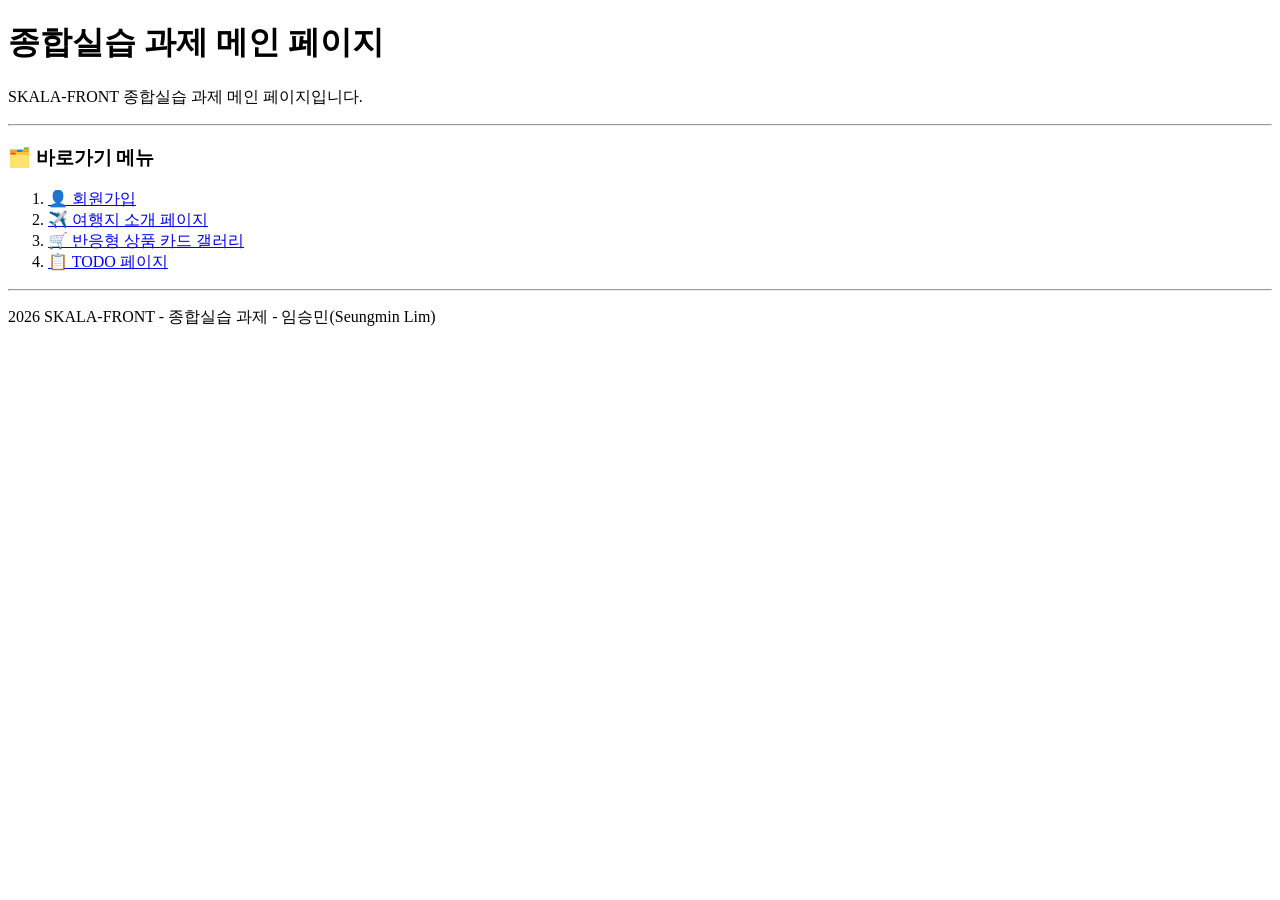
<file: missions/index.html>
<!DOCTYPE html>
<html lang="en">
<head>
    <meta charset="UTF-8">
    <meta name="viewport" content="width=device-width, initial-scale=1.0">
    <title>SKALA-FRONT</title>
</head>
<body>
    <header>
        <h1>종합실습 과제 메인 페이지</h1>
        <P>SKALA-FRONT 종합실습 과제 메인 페이지입니다.</P>
        <hr>
    </header>
    <main>
        <h3>🗂️ 바로가기 메뉴</h3>
            <nav>
                <ol>
                    <li><a href="html/signup/signUp.html">👤 회원가입</a></li>
                    <li><a href="html/travel/travel.html">✈️ 여행지 소개 페이지</a></li>
                    <li><a href="html/gallery/gallery.html">🛒 반응형 상품 카드 갤러리</a></li>
                    <li><a href="html/todo/todo.html">📋 TODO 페이지</a></li>

                </ol>
            </nav>
        <hr>
    </main>
    <footer>
        <p>2026 SKALA-FRONT - 종합실습 과제 - 임승민(Seungmin Lim)</p>
    </footer>
</body>
</html>
</file>
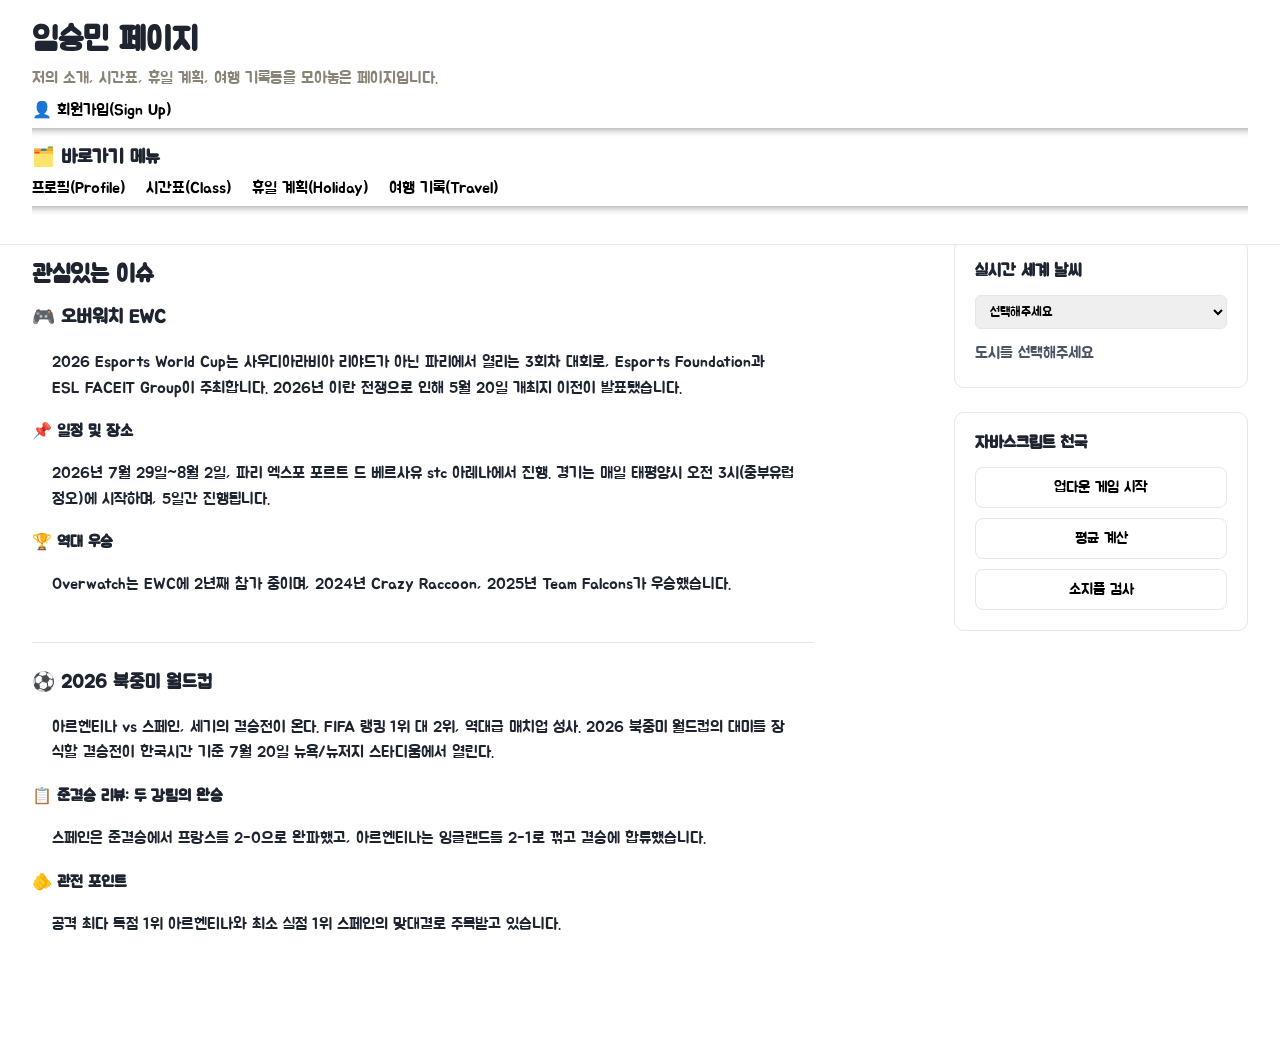
<file: additional-missions/html/index.html>
<!DOCTYPE html>
<html lang="en">
<head>
    <meta charset="UTF-8">
    <meta name="viewport" content="width=device-width, initial-scale=1.0">
    <link rel="stylesheet" href="../css/style.css">
    <link rel="preconnect" href="https://fonts.googleapis.com">
    <link rel="preconnect" href="https://fonts.gstatic.com" crossorigin>
    <script src="../script/upDown.js" defer></script>
    <script src="../script/grade.js" defer></script>
    <script src="../script/bag.js" defer></script>
    <script type="module" src="../script/realtimeInfo.js"></script>
    <link href="https://fonts.googleapis.com/css2?family=Jua&display=swap" rel="stylesheet">
    <title>임승민 페이지</title>
</head>
<body>
    <header>
        <h1>임승민 페이지</h1>
        <P>저의 소개, 시간표, 휴일 계획, 여행 기록등을 모아놓은 페이지입니다.</P>
        <a href="signUp.html">👤 회원가입(Sign Up)</a>
        <hr>

        <h3>🗂️ 바로가기 메뉴</h3>
        <nav>
            <ul>
                <li><a href="myProfile.html"> 프로필(Profile)</a></li>
                <li><a href="myClass.html"> 시간표(Class)</a></li>
                <li><a href="myHoliday.html"> 휴일 계획(Holiday)</a></li>
                <li><a href="myTrip.html"> 여행 기록(Travel)</a></li>

            </ul>
        </nav>
    <hr>
    </header>
    <main>
        <section>
            <article>
                <h2>관심있는 이슈</h2>

                <div class="news-item">
                    <h3>🎮 오버워치 EWC</h3>
                    <p>
                        2026 Esports World Cup는 사우디아라비아 리야드가 아닌 파리에서 열리는 3회차 대회로, Esports Foundation과 ESL FACEIT Group이 주최합니다.
                        2026년 이란 전쟁으로 인해 5월 20일 개최지 이전이 발표됐습니다.
                    </p>
                    <h4>📌 일정 및 장소</h4>
                    <p>2026년 7월 29일~8월 2일, 파리 엑스포 포르트 드 베르사유 stc 아레나에서 진행. 경기는 매일 태평양시 오전 3시(중부유럽 정오)에 시작하며, 5일간 진행됩니다.</p>
                    <h4>🏆 역대 우승</h4>
                    <p>Overwatch는 EWC에 2년째 참가 중이며, 2024년 Crazy Raccoon, 2025년 Team Falcons가 우승했습니다.</p>
                </div>

                <div class="news-item">
                    <h3>⚽️ 2026 북중미 월드컵</h3>
                    <p>
                        아르헨티나 vs 스페인, 세기의 결승전이 온다. FIFA 랭킹 1위 대 2위, 역대급 매치업 성사.
                        2026 북중미 월드컵의 대미를 장식할 결승전이 한국시간 기준 7월 20일 뉴욕/뉴저지 스타디움에서 열린다.
                    </p>
                    <h4>📋 준결승 리뷰: 두 강팀의 완승</h4>
                    <p>스페인은 준결승에서 프랑스를 2-0으로 완파했고, 아르헨티나는 잉글랜드를 2-1로 꺾고 결승에 합류했습니다.</p>
                    <h4>🫵 관전 포인트</h4>
                    <p>공격 최다 득점 1위 아르헨티나와 최소 실점 1위 스페인의 맞대결로 주목받고 있습니다.</p>
                </div>
            </article>

            <aside>
                <div id="weather-box">
                    <h3>실시간 세계 날씨</h3>
                    <select id="citySelect">
                        <option value="none">선택해주세요</option>
                        <option value="chicago">미국 시카고 Chicago</option>
                        <option value="london">영국 런던 London</option>
                        <option value="hanoi">베트남 하노이 Hanoi</option>
                        <option value="tokyo">일본 도쿄 Tokyo</option>
                    </select>
                    <p id="weatherResult"><!--js로 변경-->도시를 선택해주세요</p>
                </div>
                <div id="jsGame">
                    <h3>자바스크립트 천국</h3>
                    <button id="startBtn">업다운 게임 시작</button>
                    <button id="calAvgBtn">평균 계산</button>
                    <button id="myBagBtn">소지품 검사</button>
                </div>
            </aside>
        </section>
    </main>
</body>
</html>
</file>
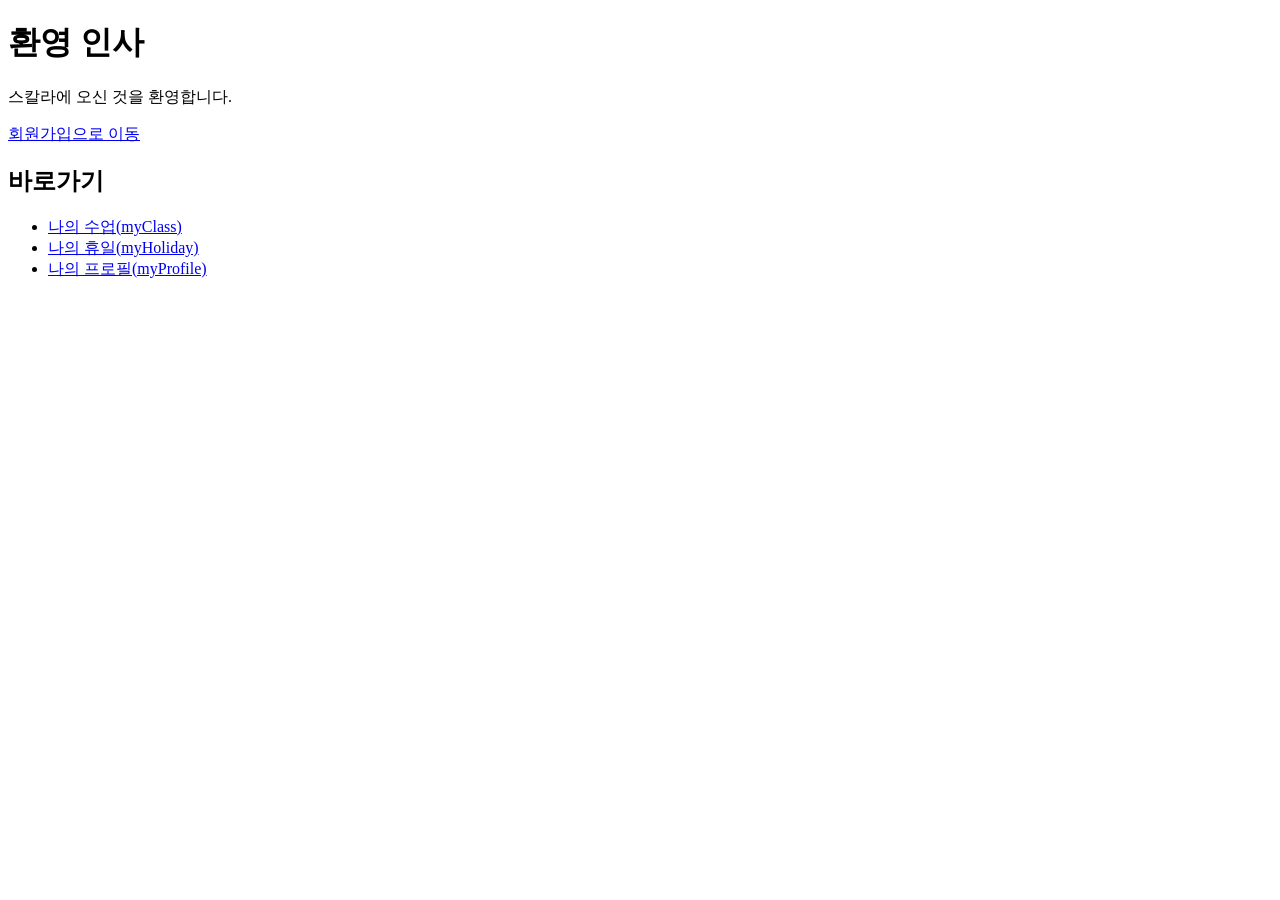
<file: additional-missions/html/indexOld.html>
<!DOCTYPE html>
<html lang="en">
<head>
    <meta charset="UTF-8">
    <meta name="viewport" content="width=device-width, initial-scale=1.0">
    <title>Welcome to SKALA-FRONT!</title>
</head>
<body>
    <div>
        <h1>환영 인사</h1>
        <p>스칼라에 오신 것을 환영합니다.</p>
        <a href="signUp.html" target="_blank">회원가입으로 이동</a>
        <h2>바로가기</h2>
        <ul>
            <li><a href="myClass.html"> 나의 수업(myClass)</a></li>
            <li><a href="myHoliday.html"> 나의 휴일(myHoliday)</a></li>
            <li><a href="myProfile.html"> 나의 프로필(myProfile)</a></li>
        </ul>
    </div>
</body>
</html>
</file>
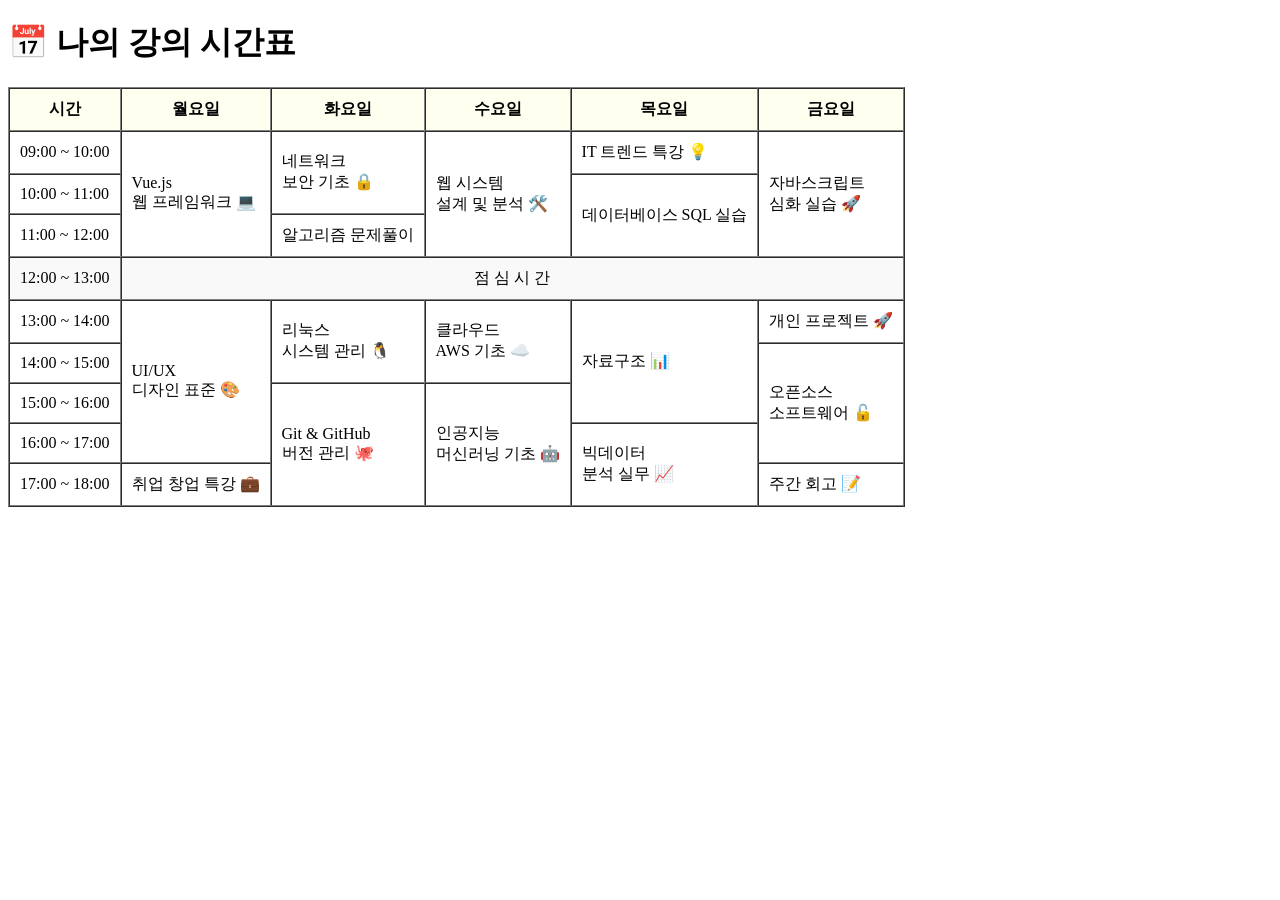
<file: additional-missions/html/myClass.html>
<!DOCTYPE html>
<html lang="en">
<head>
    <meta charset="UTF-8">
    <meta name="viewport" content="width=device-width, initial-scale=1.0">
    <title>나의 강의 일정</title>
</head>
<body>
    <h1>📅 나의 강의 시간표</h1>
    <table border="1" cellpadding ="10" cellspacing="0">
        <thead>
            <tr bgcolor="ivory">
                <th>시간</th>
                <th>월요일</th>
                <th>화요일</th>
                <th>수요일</th>
                <th>목요일</th>
                <th>금요일</th>
            </tr>
        </thead>
        <tbody>
            <tr>
                <td>09:00 ~ 10:00</td>
                <td rowspan="3">Vue.js<br>웹 프레임워크 💻</td>
                <td rowspan="2">네트워크<br>보안 기초 🔒</td>
                <td rowspan="3">웹 시스템<br>설계 및 분석 🛠️</td>
                <td>IT 트렌드 특강 💡</td>
                <td rowspan="3">자바스크립트<br>심화 실습 🚀</td>
            </tr>
            <tr>
                <td>10:00 ~ 11:00</td>
                <td rowspan="2">데이터베이스 SQL 실습</td>
            </tr>
            <tr>
                <td>11:00 ~ 12:00</td>
                <td>알고리즘 문제풀이</td>
            </tr>
            <tr align="center" bgcolor="f9f9f9">
                <td>12:00 ~ 13:00</td>
                <td colspan="5">점 심 시 간</td>
            </tr>
            <tr>
                <td>13:00 ~ 14:00</td>
                <td rowspan="4">UI/UX<br>디자인 표준 🎨</td>
                <td rowspan="2">리눅스<br>시스템 관리 🐧</td>
                <td rowspan="2">클라우드<br>AWS 기초 ☁️</td>
                <td rowspan="3">자료구조 📊</td>
                <td>개인 프로젝트 🚀</td>
            </tr>
            <tr>
                <td>14:00 ~ 15:00</td>
                <td rowspan="3">오픈소스<br>소프트웨어 🔓</td>
            </tr>
            <tr>
                <td>15:00 ~ 16:00</td>
                <td rowspan="3">Git & GitHub<br>버전 관리 🐙</td>
                <td rowspan="3">인공지능<br>머신러닝 기초 🤖</td>
            </tr>
            <tr>
                <td>16:00 ~ 17:00</td>
                <td rowspan="2">빅데이터<br>분석 실무 📈</td>
            </tr>
            <tr>
                <td>17:00 ~ 18:00</td>
                <td>취업 창업 특강 💼</td>
                <td>주간 회고 📝</td>
            </tr>
        </tbody>
    </table>
</body>
</html>
</file>
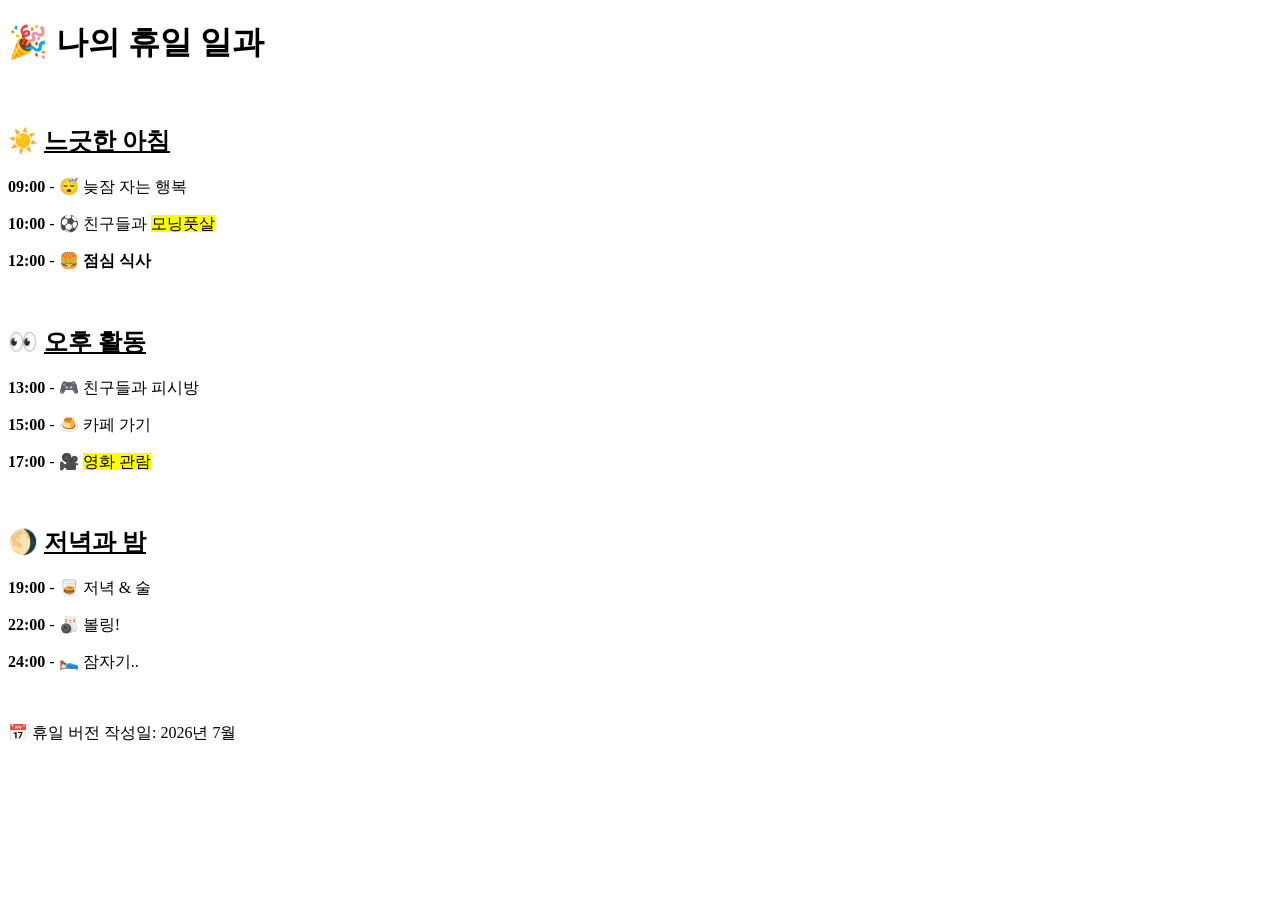
<file: additional-missions/html/myHoliday.html>
<!DOCTYPE html>
<html lang="en">
<head>
    <meta charset="UTF-8">
    <meta name="viewport" content="width=device-width, initial-scale=1.0">
    <title>나의 휴일 일과</title>
</head>
<body>
    <h1>🎉 나의 휴일 일과</h1>
    <br>

    <h2>☀️ <u>느긋한 아침</u></h2>
    <p><b>09:00</b> - 😴 늦잠 자는 행복</p>
    <p><b>10:00</b> - ⚽️ 친구들과 <mark>모닝풋살</mark></p>
    <p><b>12:00</b> - 🍔 <b>점심 식사</b></p>
    <br>

    <h2>👀 <u>오후 활동</u></h2>
    <p><b>13:00</b> - 🎮 친구들과 피시방</p>
    <p><b>15:00</b> - 🍮 카페 가기</p>
    <p><b>17:00</b> - 🎥 <mark>영화 관람</mark></p>
    <br>

    <h2>🌖 <u>저녁과 밤</u></h2>
    <p><b>19:00</b> - 🥃 저녁 & 술</p>
    <p><b>22:00</b> - 🎳 볼링! </p>
    <p><b>24:00</b> - 🛌 잠자기..</p>
    <br>

    <p>📅 휴일 버전 작성일: 2026년 7월</p>
</body>
</html>
</file>
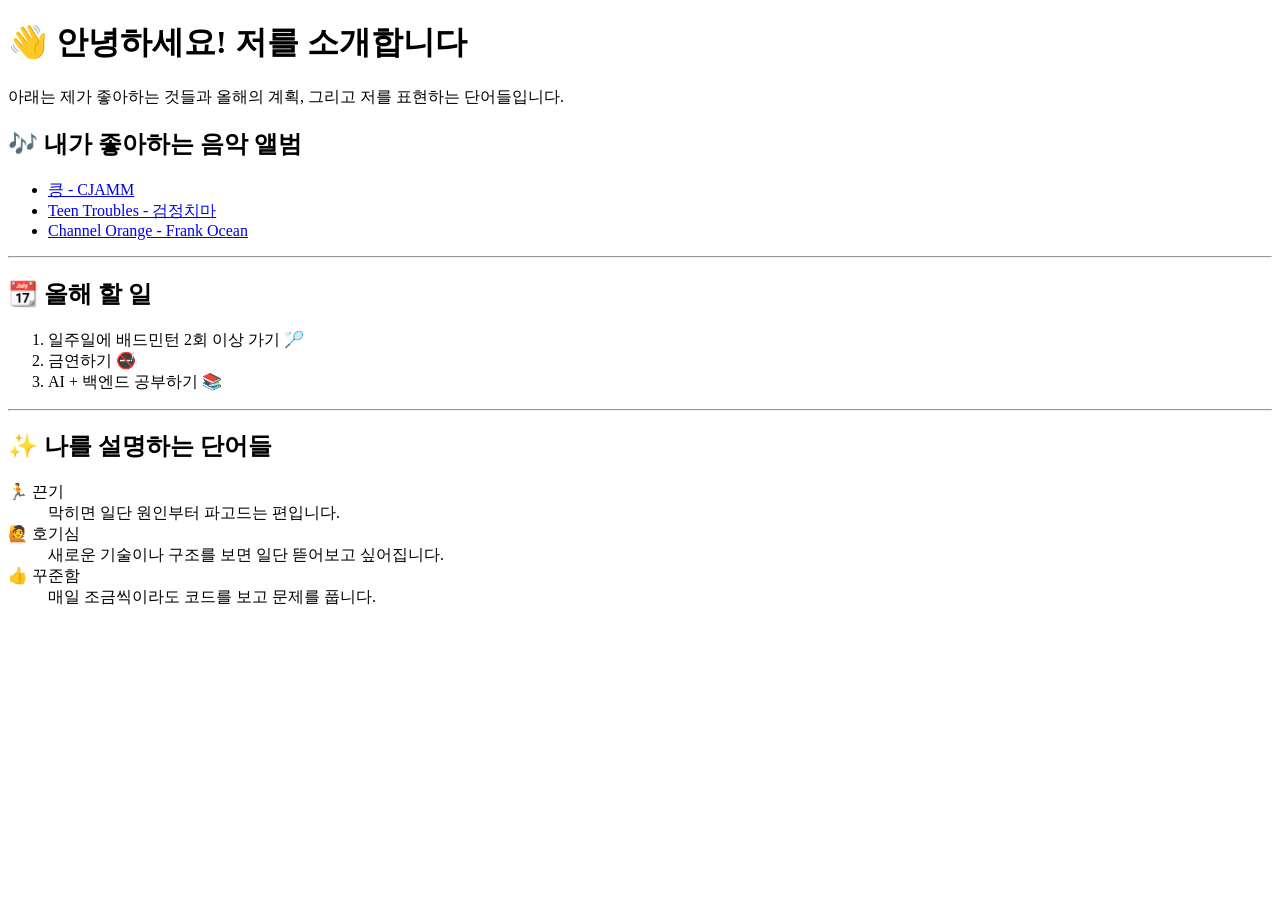
<file: additional-missions/html/myProfile.html>
<!DOCTYPE html>
<html lang="en">
<head>
    <meta charset="UTF-8">
    <meta name="viewport" content="width=device-width, initial-scale=1.0">
    <title>나의 소개</title>
</head>
<body>
    <h1>👋 안녕하세요! 저를 소개합니다</h1>
    <p>아래는 제가 좋아하는 것들과 올해의 계획, 그리고 저를 표현하는 단어들입니다.</p>
    <h2>🎶 내가 좋아하는 음악 앨범</h2>
    <ul>
        <li><a href="https://open.spotify.com/album/27DBdAQYbalG0di7blGfDc?si=159eb3a512b94420">킁 - CJAMM</a></li>
        <li><a href="https://open.spotify.com/album/0lO1MX7qJaA3NejSbPoxU8?si=c57feb97b8c646ba">Teen Troubles - 검정치마</a></li>
        <li><a href="https://open.spotify.com/album/392p3shh2jkxUxY2VHvlH8?si=aec9fab698f64fbd">Channel Orange - Frank Ocean</a></li>
    </ul>
    <hr>
    <h2>📆 올해 할 일</h2>
    <ol>
        <li>일주일에 배드민턴 2회 이상 가기 🏸</li>
        <li>금연하기 🚭</li>
        <li>AI + 백엔드 공부하기 📚</li>
    </ol>
    <hr>
    <h2>✨ 나를 설명하는 단어들</h2>
    <!--
    dl = Description List
    dt = Description Term
    dd = Description Details 
    -->
    <dl>
        <dt>🏃 끈기</dt>
        <dd>막히면 일단 원인부터 파고드는 편입니다.</dd>

        <dt>🙋 호기심</dt>
        <dd>새로운 기술이나 구조를 보면 일단 뜯어보고 싶어집니다.</dd>

        <dt>👍 꾸준함</dt>
        <dd>매일 조금씩이라도 코드를 보고 문제를 풉니다.</dd>
    </dl>
</body>
</html>
</file>
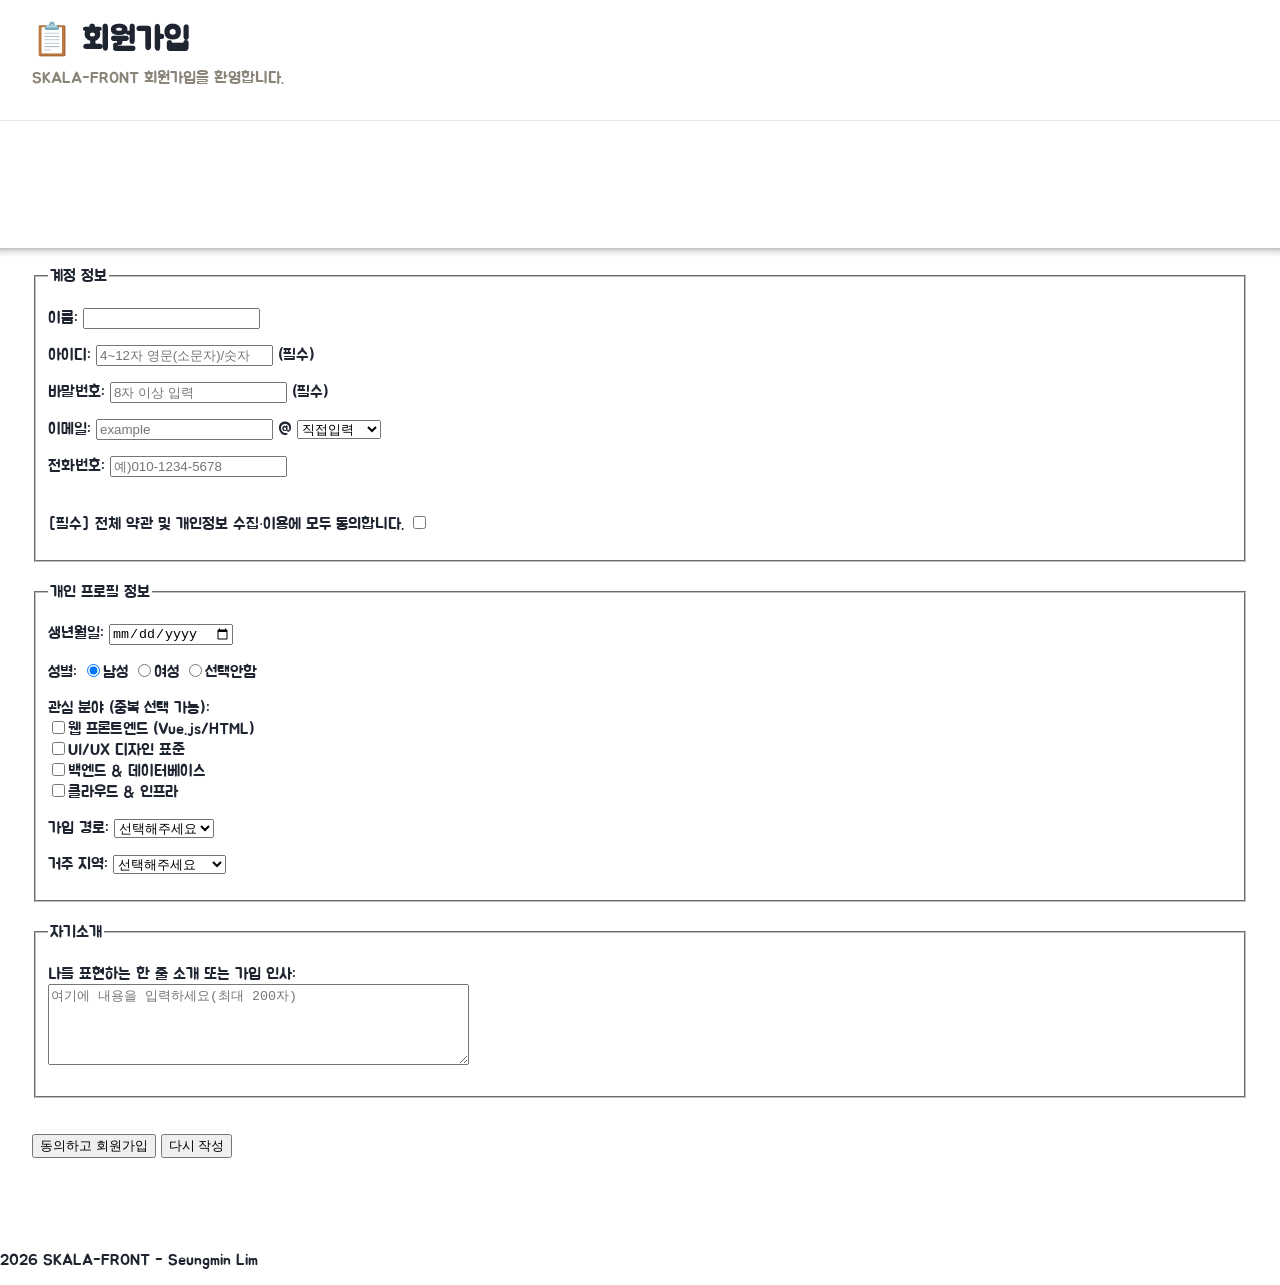
<file: additional-missions/html/signUp.html>
<!DOCTYPE html>
<html lang="en">
<head>
    <meta charset="UTF-8">
    <meta name="viewport" content="width=device-width, initial-scale=1.0">
    <link rel="stylesheet" href="../css/style.css">
    <link rel="preconnect" href="https://fonts.googleapis.com">
    <link rel="preconnect" href="https://fonts.gstatic.com" crossorigin>
    <link href="https://fonts.googleapis.com/css2?family=Jua&display=swap" rel="stylesheet">
    <title>회원가입</title>
</head>
<body>
    <header>
        <h1>📋 회원가입</h1>
        <p>SKALA-FRONT 회원가입을 환영합니다.</p>
    </header>
    <hr>
    <div class ="container">
        <main id = "signUp">
            <form action = "signUpResult.html" method = "get">
                <fieldset>
                    <legend>계정 정보</legend>
                    <p>
                        <label for="userName">이름: </label>
                        <input type="text" id="userName" name="userName" required>
                    </p>
                    <p>
                        <label for="userId">아이디: </label>
                        <input type="text" id="userId" name="userId" pattern = "[0-9a-z]{4,12}" placeholder="4~12자 영문(소문자)/숫자" required> (필수)
                    </p>
                    <p>
                        <label for="userPw">바말번호: </label>
                        <input type="password" id="userPw" name="userPw" minlength="8" placeholder="8자 이상 입력" required> (필수)
                    </p>
                    <p>
                        <label for="userEmail">이메일: </label>
                        <input type="text" id="userEmail" name="userEmail" placeholder="example" required> @
                        <select name="domain">
                            <option value="direct">직접입력</option>
                            <option value="naver.com">naver.com</option>
                            <option value="gmail.com">gmail.com</option>
                            <option value="daum.net">daum.net</option>
                        </select>
                    </p>
                    <p>
                        <label for="userTel">전화번호: </label>
                        <input type="tel" id="userTel" name="userTel" pattern="[0-9]{3}-[0-9]{4}-[0-9]{4}" placeholder="예)010-1234-5678">
                    </p>
                    <p>
                        <br>
                        <label for = "contract">[필수] 전체 약관 및 개인정보 수집·이용에 모두 동의합니다.</label>
                        <input type = "checkbox" id = "contract" name = "contract" required>
                    </p>
                </fieldset>
                <br>
                <fieldset>
                    <legend>개인 프로필 정보</legend>
                    <p>
                        <label for="userBirth">생년월일: </label>
                        <input type="date" id="userBirth" name="userBirth">
                    </p>
                    <p>
                        성별: 
                        <label><input type="radio" name="userGender" value = "male" checked>남성</label>
                        <label><input type="radio" name="userGender" value = "female">여성</label>
                        <label><input type="radio" name="userGender" value = "none">선택안함</label>
                    </p>
                    <p>
                        관심 분야 (중복 선택 가능): <br>
                        <label><input type="checkbox" name="interest" value = "frontend">웹 프론트엔드 (Vue.js/HTML)</label><br>
                        <label><input type="checkbox" name="interest" value = "uiux">UI/UX 디자인 표준</label><br>
                        <label><input type="checkbox" name="interest" value = "backend">백엔드 & 데이터베이스</label><br>
                        <label><input type="checkbox" name="interest"value = "devops">클라우드 & 인프라</label>
                    </p>
                    <p>
                        가입 경로: 
                        <select name="route">
                            <option value = "none">선택해주세요</option>
                            <option value = "instagram">인스타그램</option>
                            <option value = "youtube">유튜브</option>
                            <option value = "theother">그 외</option>
                        </select>
                    </p>
                    <p>
                        거주 지역: 
                        <select name="userRegion">
                            <option value="none">선택해주세요</option>
                            <option value="seoul">서울특별시</option>
                            <option value="busan">부산광역시</option>
                            <option value="daegu">대구광역시</option>
                            <option value="incheon">인천광역시</option>
                            <option value="gwangju">광주광역시</option>
                            <option value="daejeon">대전광역시</option>
                            <option value="ulsan">울산광역시</option>
                            <option value="sejong">세종특별자치시</option>
                            <option value="gyeonggi">경기도</option>
                            <option value="gangwon">강원특별자치도</option>
                            <option value="chungbuk">충청북도</option>
                            <option value="chungnam">충청남도</option>
                            <option value="jeonbuk">전북특별자치도</option>
                            <option value="jeonnam">전라남도</option>
                            <option value="gyeongbuk">경상북도</option>
                            <option value="gyeongnam">경상남도</option>
                            <option value="jeju">제주특별자치도</option>
                        </select>
                    </p>
                </fieldset>
                <br>
                <fieldset>
                    <legend>자기소개</legend>
                    <p>
                        <label for="intro">나를 표현하는 한 줄 소개 또는 가입 인사:</label><br>
                        <textarea id="intro" name="intro" rows = "5" cols ="50" placeholder="여기에 내용을 입력하세요(최대 200자)"></textarea>
                    </p>
                </fieldset><br>
                <p>
                    <input type = "submit" value="동의하고 회원가입">
                    <input type = "reset" value="다시 작성">
                </p>
            </form>
        </main>
        <footer>
            <p>2026 SKALA-FRONT - Seungmin Lim</p>
        </footer>
    </div>
</body>
</html>
</file>
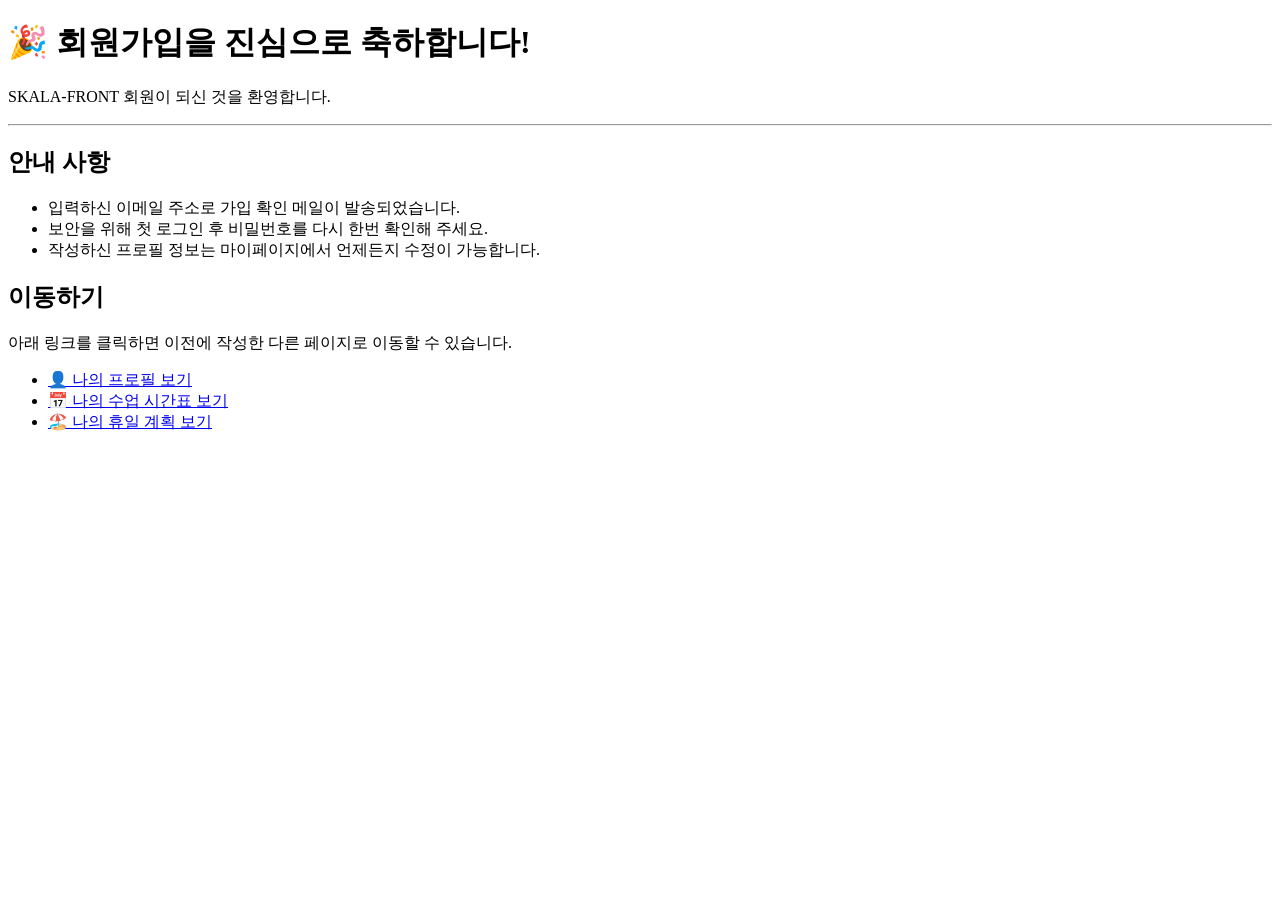
<file: additional-missions/html/signUpResult.html>
<!DOCTYPE html>
<html lang="en">
<head>
    <meta charset="UTF-8">
    <meta name="viewport" content="width=device-width, initial-scale=1.0">
    <title>회원가입 완료</title>
</head>
<body>
    <h1>🎉 회원가입을 진심으로 축하합니다!</h1>
    <p>SKALA-FRONT 회원이 되신 것을 환영합니다.</p>
    <hr>
    <div>
        <h2>안내 사항</h2>
        <ul>
            <li>입력하신 이메일 주소로 가입 확인 메일이 발송되었습니다.</li>
            <li>보안을 위해 첫 로그인 후 비밀번호를 다시 한번 확인해 주세요.</li>
            <li>작성하신 프로필 정보는 마이페이지에서 언제든지 수정이 가능합니다.</li>
        </ul>
    </div>
    <div>
        <h2>이동하기</h2>
        <p>아래 링크를 클릭하면 이전에 작성한 다른 페이지로 이동할 수 있습니다.</p>
        <ul>
            <li><a href="myProfile.html">👤 나의 프로필 보기</a></li>
            <li><a href="myClass.html">📅 나의 수업 시간표 보기</a></li>
            <li><a href="myHoliday.html">🏖️ 나의 휴일 계획 보기</a></li>
        </ul>
    </div>
</body>
</html>
</file>
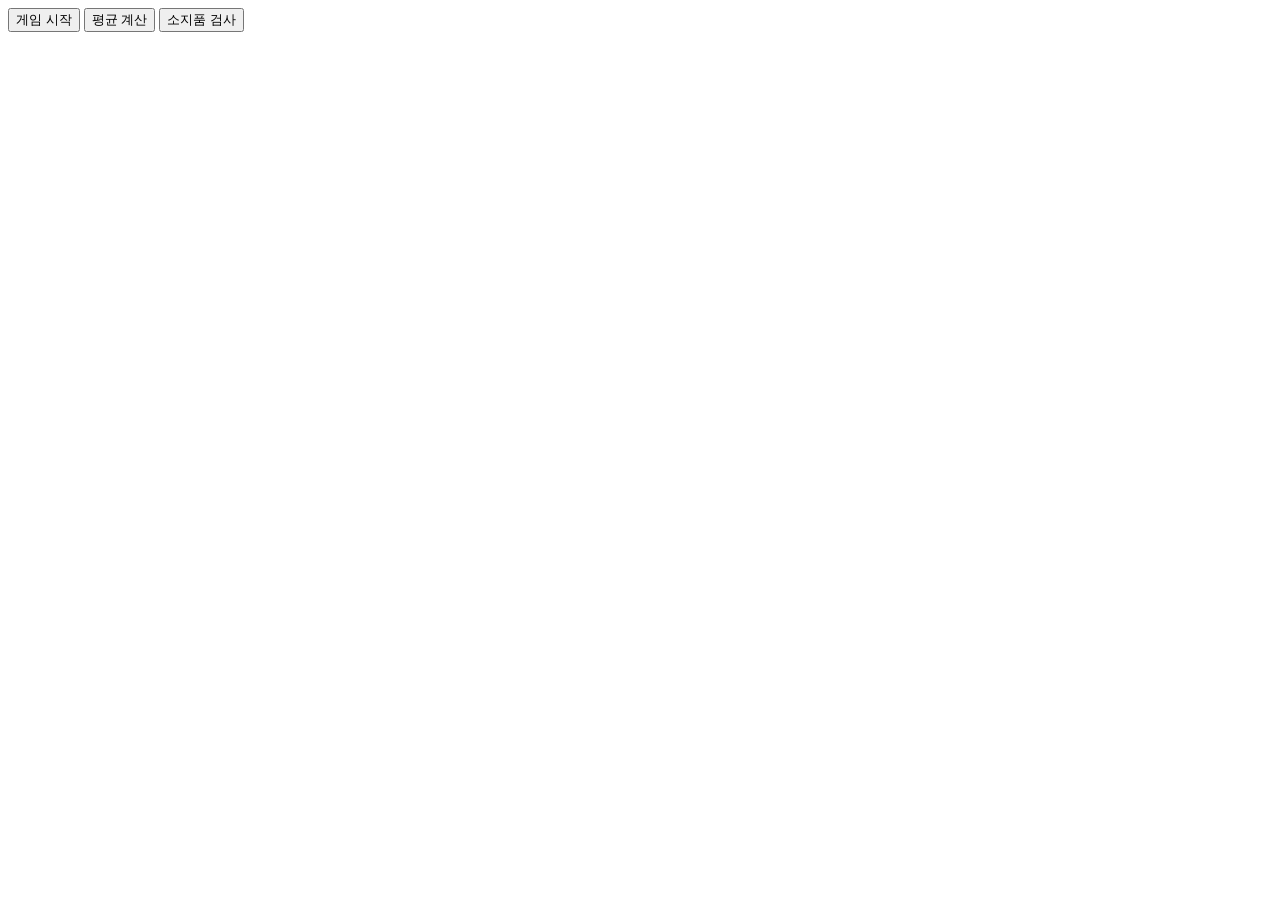
<file: additional-missions/html/test.html>
<!DOCTYPE html>
<html>
<head>
    <title>업다운 게임</title>
</head>
<body>
    <button id="startBtn">게임 시작</button>
    <button id="calAvgBtn">평균 계산</button>
    <button id="myBagBtn">소지품 검사</button>
    <script src="../script/upDown.js"></script>
    <script src="../script/grade.js"></script>
    <script src="../script/bag.js"></script>
    <script>
        document.getElementById("startBtn").addEventListener("click", startGame);
        document.getElementById("calAvgBtn").addEventListener("click",calculateAvg);
        document.getElementById("myBagBtn").addEventListener("click",showMyBag);
    </script>
</body>
</html>
</file>
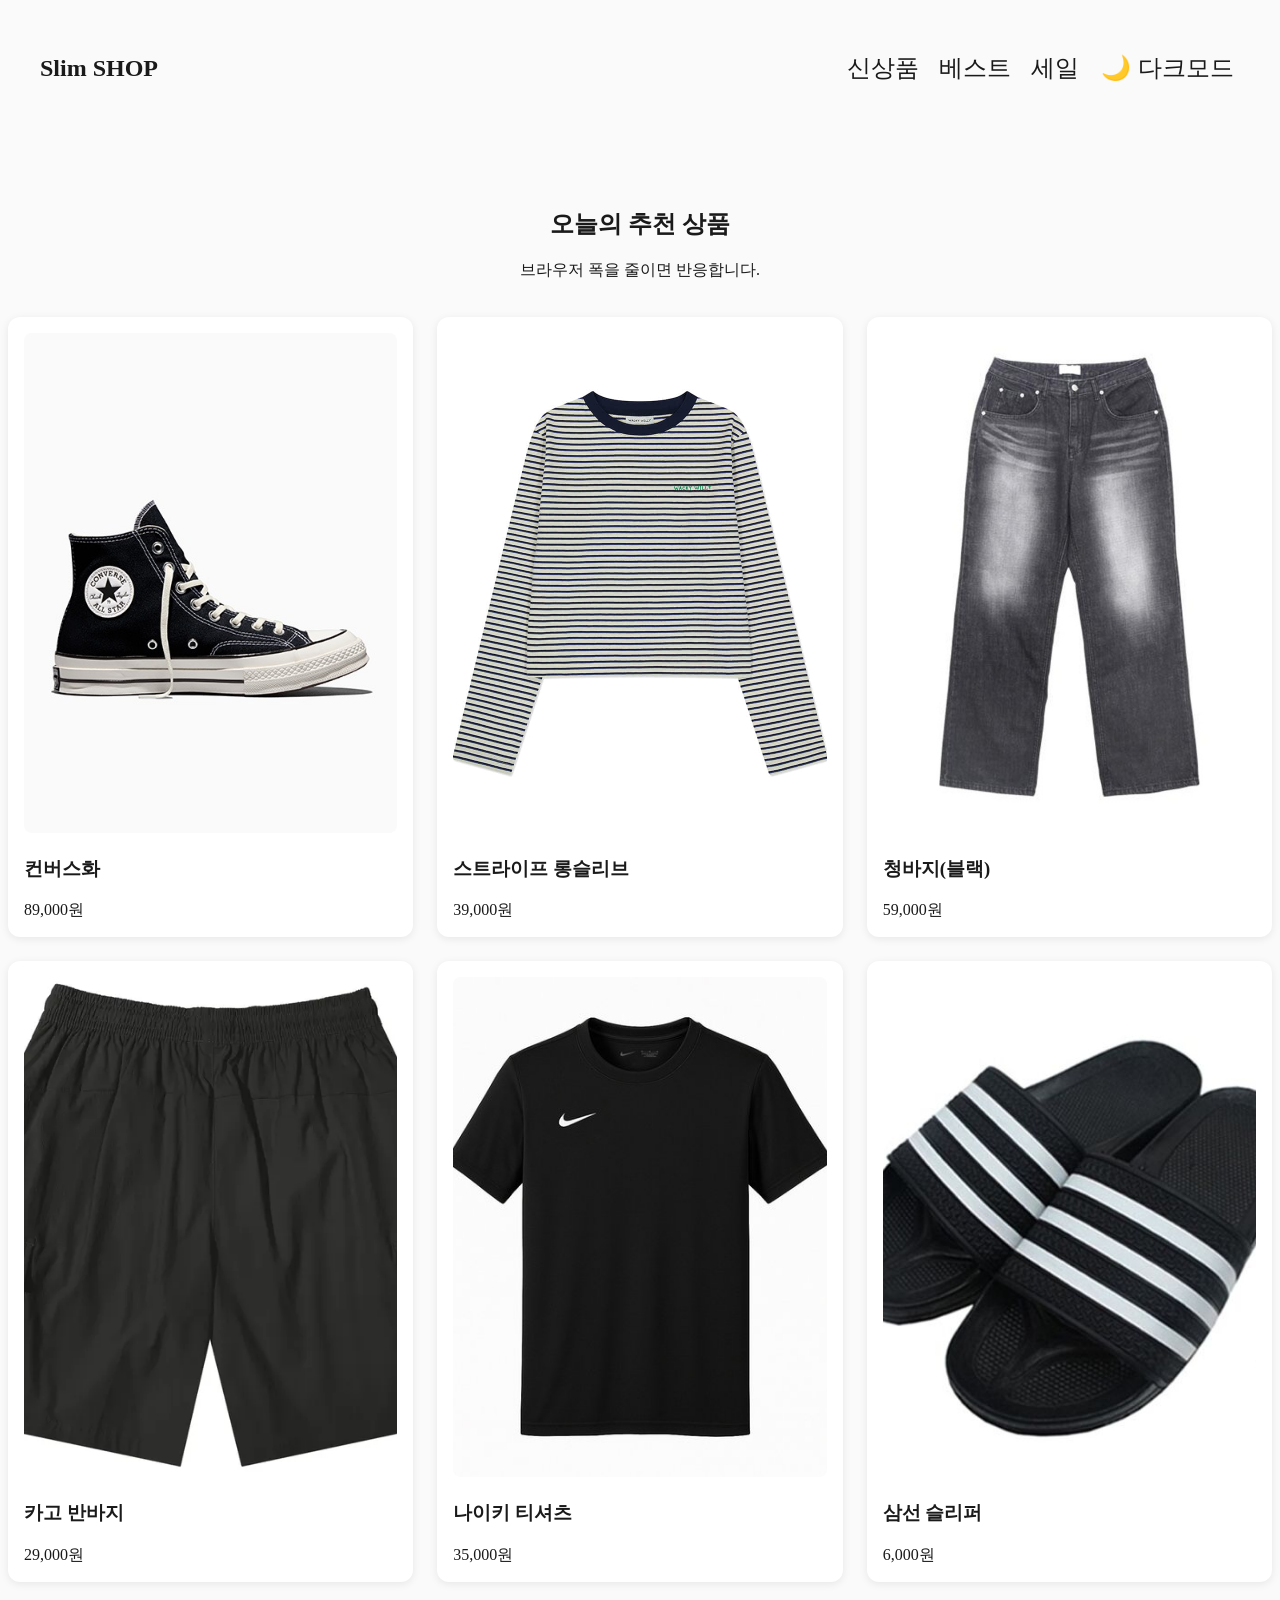
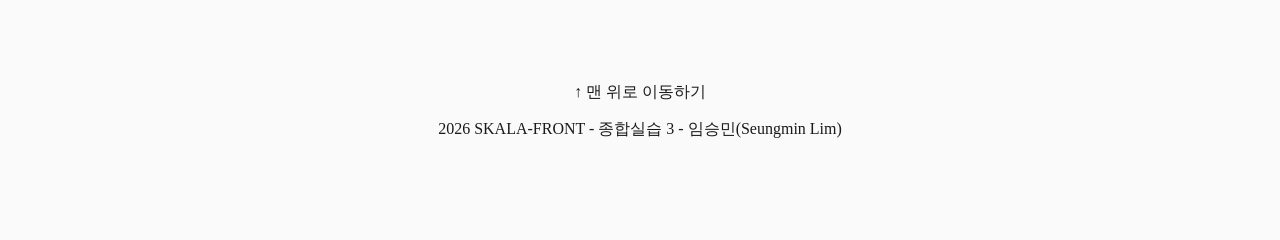
<file: missions/html/gallery/gallery.html>
<!DOCTYPE html>
<html lang="ko">
<head>
    <meta charset="UTF-8">
    <meta name="viewport" content="width=device-width, initial-scale=1.0">
    <meta name="description" content="반응형 상품 카드 갤러리 페이지">
    <meta name="author" content="임승민">
    <link rel="stylesheet" href="../../css/gallery.css">
    <title>Slim SHOP</title>
</head>
<body>
    <div id="top"></div>
    <div class="container">
        <header>
            <h2>Slim SHOP</h2>
            <ul>
                <li><a href="new.html">신상품</a></li>
                <li><a href="best.html">베스트</a></li>
                <li><a href="discount.html">세일</a></li>
            </ul>
            <button id="switchBtn">🌙 다크모드</button>
        </header>
        <main>
            <section class="hero">
                <h1>오늘의 추천 상품</h1>
                <p>브라우저 폭을 줄이면 반응합니다.</p>
            </section>
            <section class="grid-container">
                <div class="card">
                    <img src="../../images/gallery/shoes.jpg" alt="컨버스화">
                    <h3 class="itemName">컨버스화</h3>
                    <span class="itemPrice">89,000원</span>
                </div>

                <div class="card">
                    <img src="../../images/gallery/longsleeve.jpg" alt="스트라이프 롱슬리브">
                    <h3 class="itemName">스트라이프 롱슬리브</h3>
                    <span class="itemPrice">39,000원</span>
                </div>

                <div class="card">
                    <img src="../../images/gallery/jeans.jpg" alt="청바지(블랙)">
                    <h3 class="itemName">청바지(블랙)</h3>
                    <span class="itemPrice">59,000원</span>
                </div>

                <div class="card">
                    <img src="../../images/gallery/shorts.webp" alt="카고 반바지">
                    <h3 class="itemName">카고 반바지</h3>
                    <span class="itemPrice">29,000원</span>
                </div>

                <div class="card">
                    <img src="../../images/gallery/tshirt.jpeg" alt="나이키 티셔츠">
                    <h3 class="itemName">나이키 티셔츠</h3>
                    <span class="itemPrice">35,000원</span>
                </div>

                <div class="card">
                    <img src="../../images/gallery/flipflop.jpeg" alt="슬리퍼">
                    <h3 class="itemName">삼선 슬리퍼</h3>
                    <span class="itemPrice">6,000원</span>
                </div>
            </section>
        </main>
        <footer>
            <a href="#top"> ↑ 맨 위로 이동하기</a>
            <p>2026 SKALA-FRONT - 종합실습 3 - 임승민(Seungmin Lim)</p>
        </footer>
    </div>
    <script>
        const switchBtn = document.getElementById("switchBtn");

        switchBtn.addEventListener("click", function () {
            const body = document.body;
            body.classList.toggle("dark"); //toggle은 없으면 추가, 있으면 삭제
            if (body.classList.contains("dark")) { //버튼 텍스트 변경
                switchBtn.textContent = "☀️ 라이트모드";
            } else {
                switchBtn.textContent = "🌙 다크모드";
            }
        });
    </script>
</body>
</html>
</file>
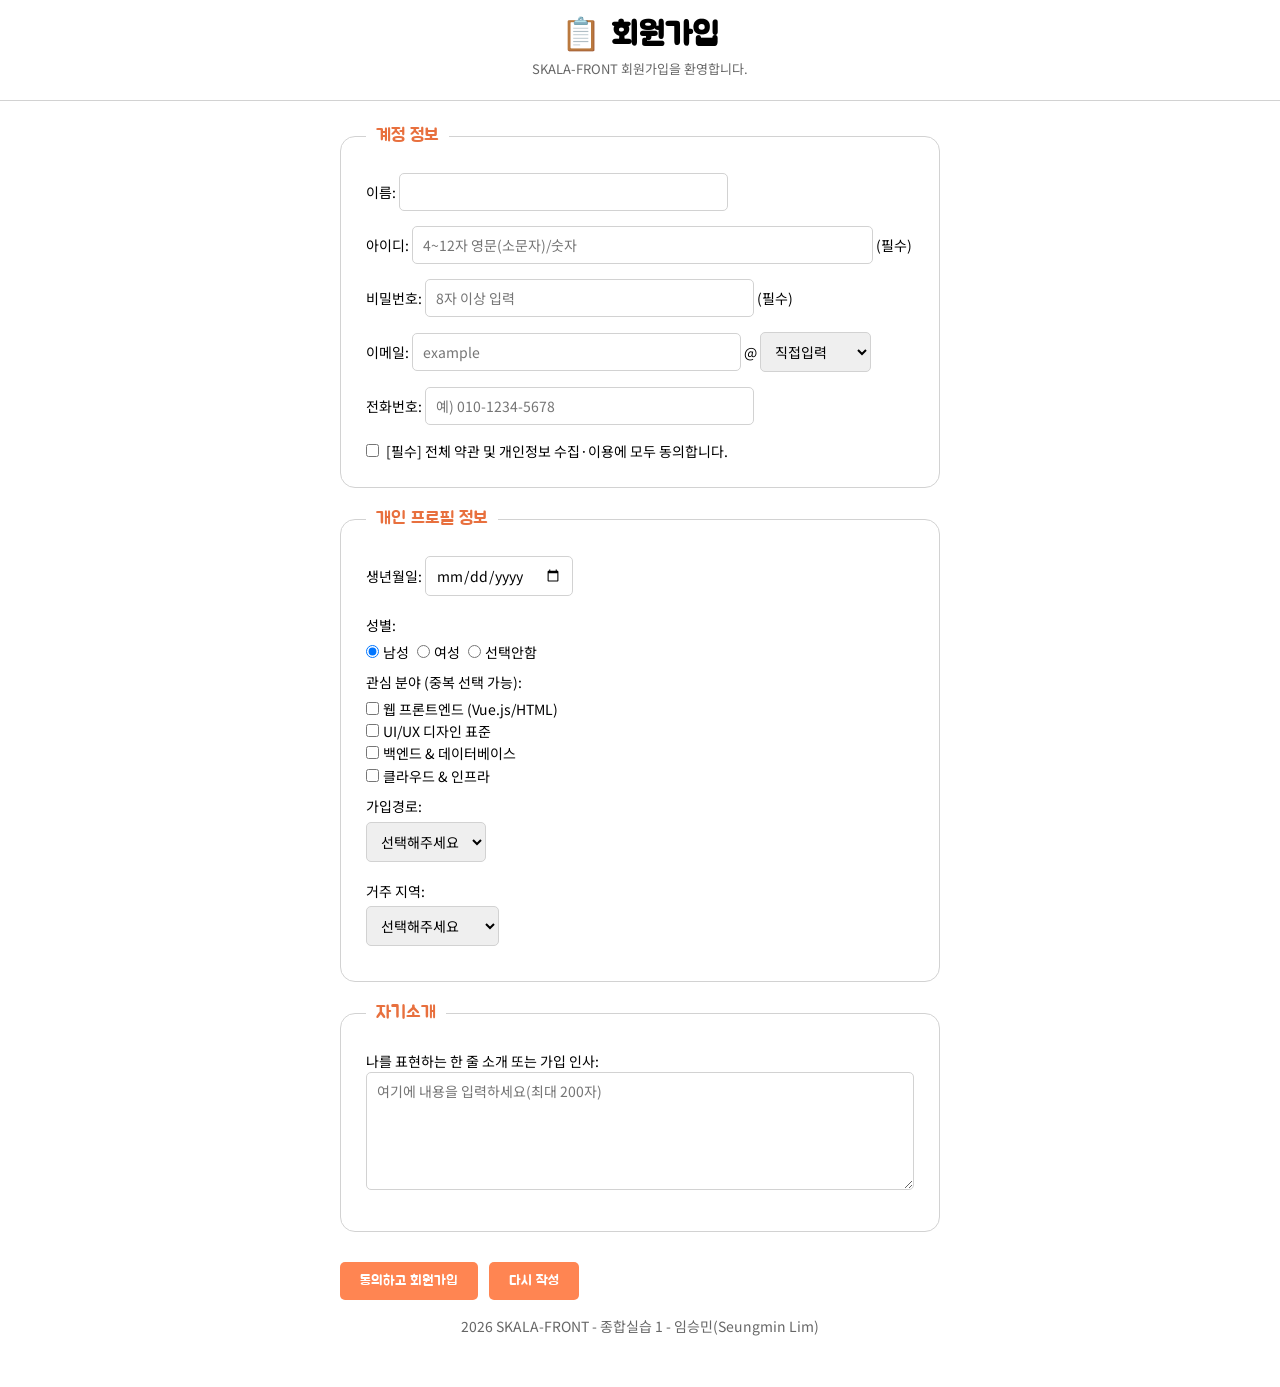
<file: missions/html/signup/signUp.html>
<!DOCTYPE html>
<html lang="en">
<head>
    <meta charset="UTF-8">
    <meta name="viewport" content="width=device-width, initial-scale=1.0">
    <link rel="stylesheet" href="../../css/signUp.css">
    <link rel="preconnect" href="https://fonts.googleapis.com">
    <link rel="preconnect" href="https://fonts.gstatic.com" crossorigin>
    <link href="https://fonts.googleapis.com/css2?family=Jua&family=Noto+Sans+KR:wght@100..900&display=swap" rel="stylesheet">
    <title>회원가입</title>
</head>
<body>
    <header>
        <h1>📋 회원가입</h1>
        <p>SKALA-FRONT 회원가입을 환영합니다.</p>
    </header>
    <div class ="container">
        <main id = "signUp">
            <form action = "signUpResult.html" method = "get">
                <fieldset>
                    <legend>계정 정보</legend>
                    <p>
                        <label for="userName">이름: </label>
                        <input type="text" id="userName" name="userName" required>
                    </p>

                    <p>
                        <label for="userId">아이디: </label>
                        <input size="30" type="text" id="userId" name="userId" pattern = "[0-9a-z]{4,12}" placeholder="4~12자 영문(소문자)/숫자" required> (필수)
                    </p>

                    <p>
                        <label for="userPw">비밀번호: </label>
                        <input type="password" id="userPw" name="userPw" minlength="8" placeholder="8자 이상 입력" required> (필수)
                    </p>

                    <p>
                        <label for="userEmailId">이메일: </label>
                        <input type="text" id="userEmailId" name="userEmailId" placeholder="example" required> @
                        <select name="domain" id="domainSelect">
                            <option value="direct">직접입력</option>
                            <option value="naver.com">naver.com</option>
                            <option value="gmail.com">gmail.com</option>
                            <option value="daum.net">daum.net</option>
                        </select>
                    </p>

                    <p>
                        <label for="userTel">전화번호: </label>
                        <input type="tel" id="userTel" name="userTel" pattern="[0-9]{3}-[0-9]{4}-[0-9]{4}" placeholder="예) 010-1234-5678">
                    </p>

                    <p>
                        <input type = "checkbox" id = "contract" name = "contract" required>
                        <label for = "contract">[필수] 전체 약관 및 개인정보 수집·이용에 모두 동의합니다.</label>
                    </p>
                </fieldset>
                <fieldset>
                    <legend>개인 프로필 정보</legend>
                    <p>
                        <label for="userBirth">생년월일: </label>
                        <input type="date" id="userBirth" name="userBirth">
                    </p>
                    <p>
                        <span>성별:</span>
                        <label class ="radio-label"><input type="radio" name="userGender" value = "male" checked>남성</label>
                        <label class ="radio-label"><input type="radio" name="userGender" value = "female">여성</label>
                        <label class ="radio-label"><input type="radio" name="userGender" value = "none">선택안함</label>
                    </p>
                    <p>
                        <span>관심 분야 (중복 선택 가능): </span>
                        <label><input type="checkbox" name="interest" value = "frontend">웹 프론트엔드 (Vue.js/HTML)</label><br>
                        <label><input type="checkbox" name="interest" value = "uiux">UI/UX 디자인 표준</label><br>
                        <label><input type="checkbox" name="interest" value = "backend">백엔드 & 데이터베이스</label><br>
                        <label><input type="checkbox" name="interest" value = "devops">클라우드 & 인프라</label>
                    </p>
                    <p>
                        <span>가입경로:</span>
                        <select name="route">
                            <option value = "none">선택해주세요</option>
                            <option value = "instagram">인스타그램</option>
                            <option value = "youtube">유튜브</option>
                            <option value = "theother">그 외</option>
                        </select>
                    </p>
                    <p>
                        <span>거주 지역:</span>
                        <select name="userRegion">
                            <option value="none">선택해주세요</option>
                            <option value="seoul">서울특별시</option>
                            <option value="busan">부산광역시</option>
                            <option value="daegu">대구광역시</option>
                            <option value="incheon">인천광역시</option>
                            <option value="gwangju">광주광역시</option>
                            <option value="daejeon">대전광역시</option>
                            <option value="ulsan">울산광역시</option>
                            <option value="sejong">세종특별자치시</option>
                            <option value="gyeonggi">경기도</option>
                            <option value="gangwon">강원특별자치도</option>
                            <option value="chungbuk">충청북도</option>
                            <option value="chungnam">충청남도</option>
                            <option value="jeonbuk">전북특별자치도</option>
                            <option value="jeonnam">전라남도</option>
                            <option value="gyeongbuk">경상북도</option>
                            <option value="gyeongnam">경상남도</option>
                            <option value="jeju">제주특별자치도</option>
                        </select>
                    </p>
                </fieldset>
                <fieldset>
                    <legend>자기소개</legend>
                    <p>
                        <label for="intro">나를 표현하는 한 줄 소개 또는 가입 인사:</label><br>
                        <textarea id="intro" name="intro" rows = "5" cols ="50" placeholder="여기에 내용을 입력하세요(최대 200자)"></textarea>
                    </p>
                </fieldset>
                <p>
                    <input type = "submit" value="동의하고 회원가입">
                    <input type = "reset" value="다시 작성">
                </p>
            </form>
        </main>
        <footer>
            <p>2026 SKALA-FRONT - 종합실습 1 - 임승민(Seungmin Lim)</p>
        </footer>
    </div>
</body>
</html>
</file>
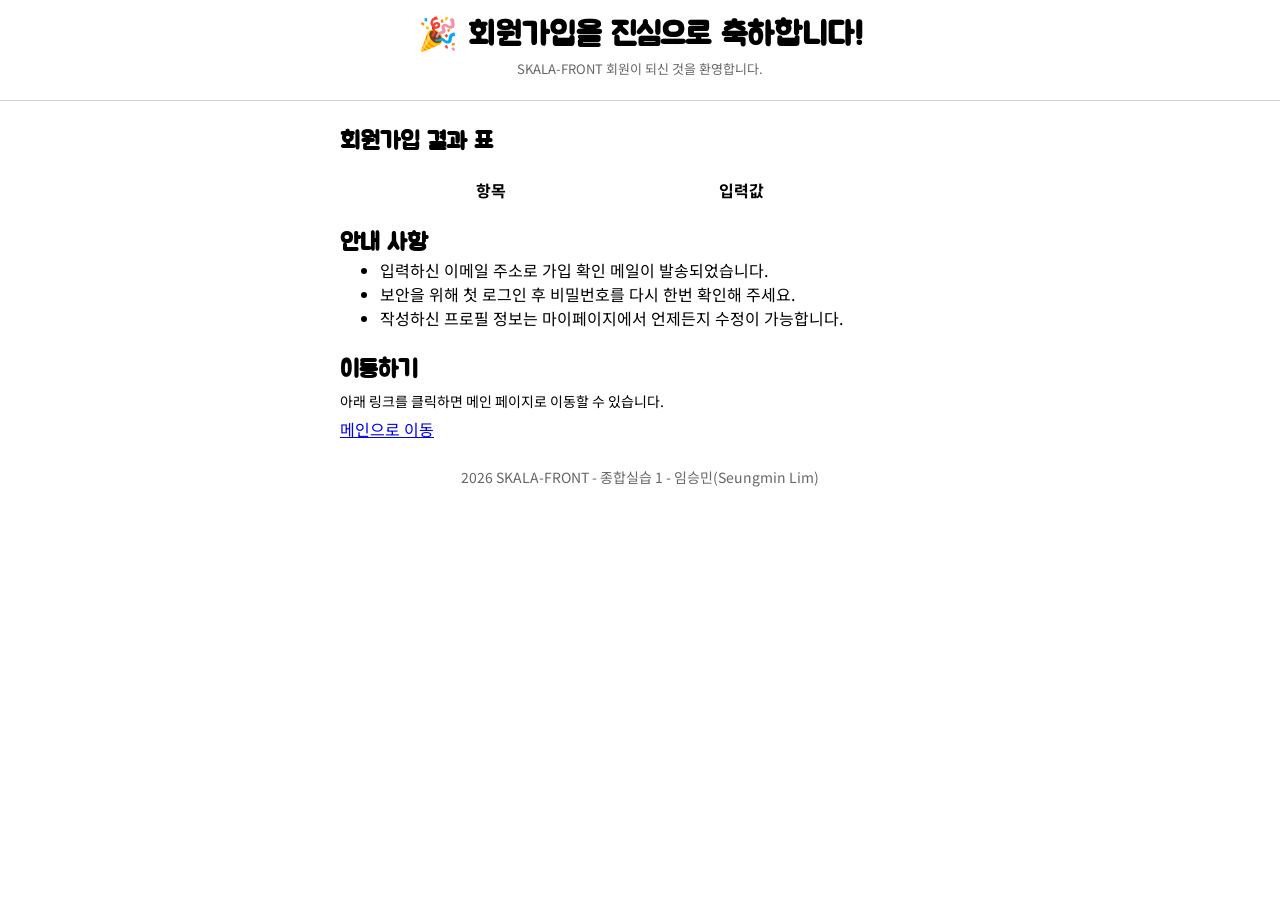
<file: missions/html/signup/signUpResult.html>
<!DOCTYPE html>
<html lang="en">
<head>
    <meta charset="UTF-8">
    <meta name="viewport" content="width=device-width, initial-scale=1.0">
    <link rel="stylesheet" href="../../css/signUp.css">
    <link rel="preconnect" href="https://fonts.googleapis.com">
    <link rel="preconnect" href="https://fonts.gstatic.com" crossorigin>
    <link href="https://fonts.googleapis.com/css2?family=Jua&family=Noto+Sans+KR:wght@100..900&display=swap" rel="stylesheet">
    <script src = "../../js/signupResult.js" defer></script>
    <title>회원가입 완료</title>
</head>
<body>
    <header>
        <h1>🎉 회원가입을 진심으로 축하합니다!</h1>
        <p>SKALA-FRONT 회원이 되신 것을 환영합니다.</p>
    </header>
    <hr>
    <div class="container">
        <main>
            <section>
                <h2>회원가입 결과 표</h2>
                <table id="resultTable" >
                    <thead>
                        <tr><th>항목</th><th>입력값</th></tr>
                    </thead>
                    <tbody>
                        <!--js로 표 데이터 삽입-->
                    </tbody>
                </table>
            </section>
            <section>
                <h2>안내 사항</h2>  
                <ul>
                    <li>입력하신 이메일 주소로 가입 확인 메일이 발송되었습니다.</li>
                    <li>보안을 위해 첫 로그인 후 비밀번호를 다시 한번 확인해 주세요.</li>
                    <li>작성하신 프로필 정보는 마이페이지에서 언제든지 수정이 가능합니다.</li>
                </ul>
            </section>
            <section>
                <h2>이동하기</h2>
                <p>아래 링크를 클릭하면 메인 페이지로 이동할 수 있습니다.</p>
                <a href="../../index.html">메인으로 이동</a>
            </section>
        </main>
        <footer>
            <p>2026 SKALA-FRONT - 종합실습 1 - 임승민(Seungmin Lim)</p>
        </footer>
    </div>
</body>
</html>
</file>
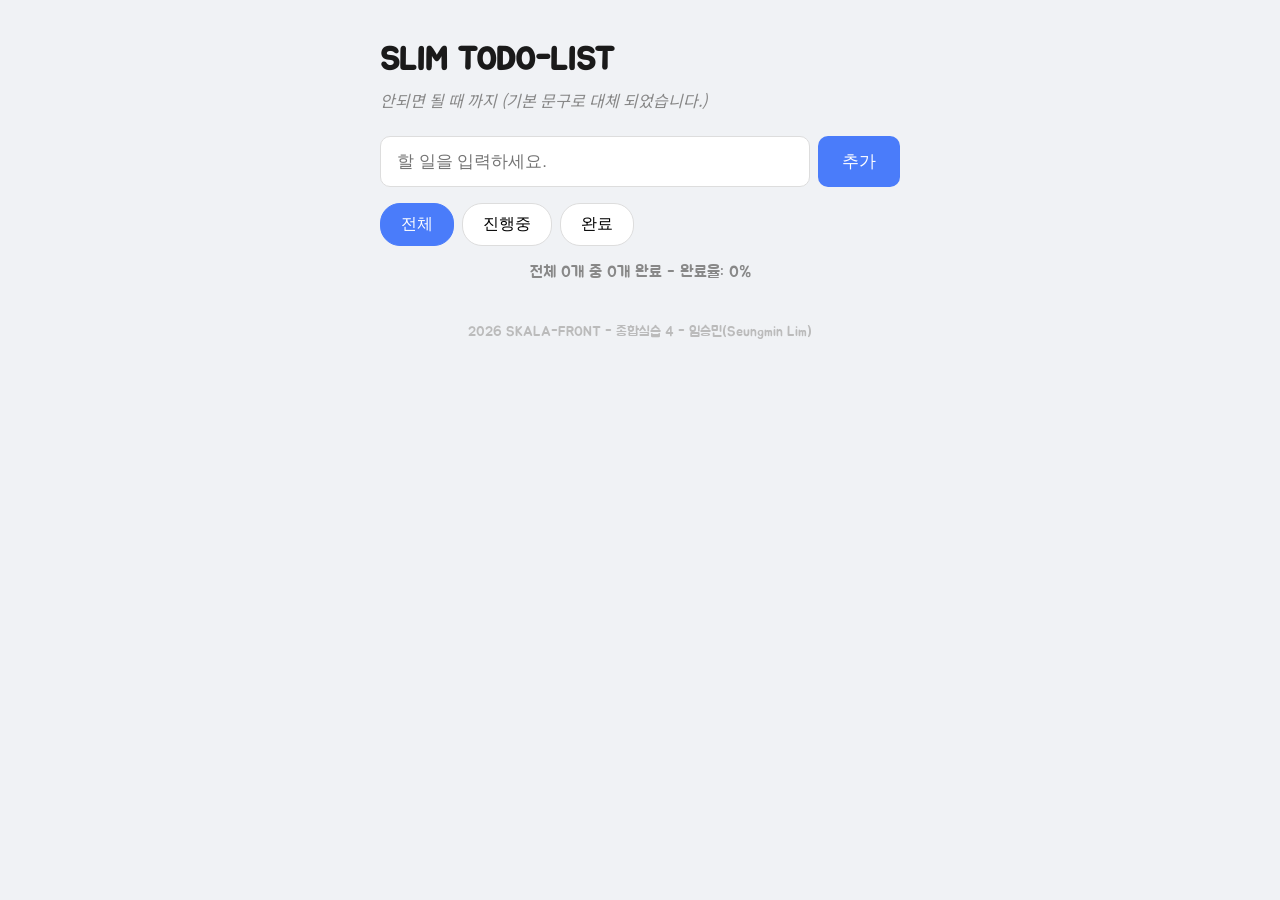
<file: missions/html/todo/todo.html>
<!DOCTYPE html>
<html lang="ko">
<head>
    <meta charset="UTF-8">
    <meta name="viewport" content="width=device-width, initial-scale=1.0">
    <meta name="description" content="인터랙티브 할 일 관리 앱">
    <meta name="author" content="임승민">
    <link rel="stylesheet" href="../../css/todo.css">
    <link rel="preconnect" href="https://fonts.googleapis.com">
    <link rel="preconnect" href="https://fonts.gstatic.com" crossorigin>
    <link href="https://fonts.googleapis.com/css2?family=Jua&family=Noto+Sans+KR:wght@100..900&display=swap" rel="stylesheet">
    <script type="module" src="../../js/app.js"></script>
    <title>SLIM TODO-LIST</title>
</head>
<body>
    <div class="container">
        <header>
        <h1>SLIM TODO-LIST</h1>
         <p id="todayWord">기본 문구</p>
        </header>
        <main>
            <div class="addBar">
                <input type="text" id="todoInput" placeholder="할 일을 입력하세요.">
                <button id="addBtn">추가</button>
            </div>
            <div class="filters">
                <button data-filter="all" class="active">전체</button>
                <button data-filter="processing">진행중</button>
                <button data-filter="done">완료</button>
            </div>
            <div class="list">
                <ul>
                    <!--JS로 목록 삽입-->
                </ul>
                <p id="summary"></p>
            </div>
        </main>
        <footer>
            <p>2026 SKALA-FRONT - 종합실습 4 - 임승민(Seungmin Lim)</p>
        </footer>
    </div>
</body>
</html>
</file>
<file: additional-missions/css/style.css>
* {
    box-sizing: border-box;
}
body {
    font-family: "Jua", sans-serif;
    background-color: #FFFFFF;
    color: #1E2430;
    margin: 0;
    padding-top: 240px;
}

header {
    background-color: #FFFFFF;
    border-bottom: 1px solid #E5E7EB;
    position: fixed;
    width: 100%;
    top: 0;
    left: 0;
    padding: 20px 32px;
    z-index: 100;
}

header h1 {
    margin: 0 0 8px;
}

header p {
    margin: 0 0 12px;
    color: #8A8378;
}

header h3 {
    margin: 8px 0;
}

nav ul {
    display: flex;
    gap: 20px;
    list-style: none;
    padding: 0;
    margin: 0;
}

main {
    max-width: auto;
    padding: 0 32px 60px;
}

main h2 {
    margin-bottom: 16px;
}

main section {
    display: grid;
    grid-template-columns: 3fr 1fr;
    gap: 40px;
}

article {
    display: flex;
    flex-direction: column;
    padding-right: 100px;
}

article h3 {
    margin: 0 0 20px;
}

.news-item {
    margin-bottom: 28px;
    padding-bottom: 24px;
    border-bottom: 1px solid #E5E7EB;
}

.news-item:last-child {
    border-bottom: none;
    margin-bottom: 0;
}

article h4 {
    margin: 0 0 10px;
}

article h5 {
    margin: 16px 0 6px;
    color: #6B7280;
    font-size: 0.9rem;
}

article p {
    line-height: 1.6;
    margin: 20px 20px;
}

/* aside: 카드 두 개를 세로로 */
aside {
    display: flex;
    flex-direction: column;
    gap: 24px;
}

aside > div {
    border: 1px solid #E5E7EB;
    border-radius: 10px;
    padding: 20px;
}

aside h3 {
    margin: 0 0 14px;
    font-size: 1.05rem;
}

#citySelect {
    width: 100%;
    padding: 8px 10px;
    border: 1px solid #E5E7EB;
    border-radius: 6px;
    font-family: inherit;
    margin-bottom: 12px;
}

#weatherResult {
    margin: 0;
    line-height: 1.6;
    color: #4B5563;
    white-space: pre-line;
}

#jsGame button {
    display: block;
    width: 100%;
    margin: 0 0 10px;
}

#jsGame button:last-child {
    margin-bottom: 0;
}

main button {
    padding: 10px 20px;
    border: 1px solid #E5E7EB;
    border-radius: 8px;
    background: #fff;
    cursor: pointer;
    font-family: inherit;
    font-size: 0.95rem;
}

main button:hover {
    background: #F3F4F6;
}

hr {
    height: 10px;
    border: 0;
    box-shadow: 0 10px 10px -10px gray inset;
}

a {
    color: black;
    text-decoration: none;
}

a:hover {
    color: hotpink;
}
</file>
<file: missions/css/gallery.css>
:root {
    --bg-color: #fafafa; /* 배경색 */
    --card-bg: #ffffff; /* 그리드 카드 배경 */
    --text-color: #1a1a1a; /* 기본 텍스트 색상 */
    --shadow-color: rgba(0, 0, 0, 0.08);   /* 그림자 색상 */
    --hover-shadow-color: rgba(0, 0, 0, 0.24);  /* hover 그림자 */
}

html { 
    scroll-behavior: smooth; 
}

body {
    background-color: var(--bg-color);
    color: var(--text-color);
    transition: background-color 0.3s, color 0.3s;
}

.grid-container {
    display: grid;
    grid-template-columns: repeat(3, 1fr);
    gap: 24px;
}

.card {
    background-color: var(--card-bg);
    border-radius: 12px;
    padding: 16px;
    box-shadow: 0 2px 8px var(--shadow-color);
    transition: transform 0.3s, box-shadow 0.3s;
}

.card:hover {
    transform: translateY(-10px);
    box-shadow: 0 8px 20px var(--hover-shadow-color);
}

.card img {
    width: 100%;
    height: 500px;
    object-fit: cover;
    border-radius: 8px;
}

header {
    display: flex;
    align-items: center;
    padding: 20px 32px;
}

header ul {
    font-size: 24px;
    display: flex;
    gap: 20px;
    list-style: none;
    margin-left: auto;
}

#switchBtn {
    margin-left: 16px;
    background-color: inherit;
    color: inherit;
    font-size: 24px;
    border: none;
    cursor: pointer;
}

.hero h1{
    opacity: 0;
    animation: fadeSlideUp 0.6s ease forwards;
}

.hero p{
    opacity: 0;
    animation: fadeSlideUp 0.6s ease forwards;
    animation-delay: 0.2s;
}

footer {
    margin: 100px;
    text-align: center;
}

a {
    color: inherit;
    text-decoration: none;
}

/* 브라우저 폭이 max-width 이하면 아래 적용*/
@media (max-width: 900px) {
    .grid-container {
        grid-template-columns: repeat(2, 1fr);
    }
}

@media (max-width: 600px) {
    .grid-container {
        grid-template-columns: repeat(1, 1fr);
    }
    header ul {
        display: none;
    }
    #switchBtn {
        margin-left: auto;
    }
}
/* OS 설정을 reduced motion 선호로 해뒀으면 적용*/
/* 애니메이션이나 트랜지션 없애기*/
@media (prefers-reduced-motion: reduce){
    .hero h1, .hero p {
        opacity: 1;
        animation: none;
    }
    .card {
        transition: none;
    }
}

@keyframes fadeSlideUp{
    from{
        opacity: 0;
        transform: translateY(20px);
    }
    to{
        opacity: 1;
        transform: translateY(0);
    }
}

body.dark {
    --bg-color: #16181c;
    --card-bg: #22252b;
    --text-color: #f0f0f0;
    --shadow-color: rgba(0, 0, 0, 0.4);
    --hover-shadow-color: rgba(0, 0, 0, 0.6);
}

.hero {
    text-align: center;
    padding: 60px 20px 20px;
}
</file>
<file: missions/css/signUp.css>
* {
    box-sizing: border-box;
    margin: 0;
    font-family: "Noto Sans KR", sans-serif;
    font-optical-sizing: auto;
    font-style: normal;
}

h1,h2,legend {
    font-family: 'Jua', sans-serif;
}

header {
    position: fixed;
    top: 0;
    left: 0;
    width: 100%;
    padding: 15px;
    text-align: center;
    background-color: #ffffff;
    border-bottom: 1px solid #d2d2d2; 
    z-index: 1000;
}

header p {
    font-size: 13px;
    color: #666;
    margin-top: 4px;
}

.container {
    margin: 125px auto 50px auto;
    max-width: 640px;
    padding: 0 20px;
}

section {
    margin: 25px auto;
}

fieldset{
    border: 1px solid #d2d2d2;
    border-radius: 15px;
    margin: 20px 0;
    padding: 20px 25px;
}

legend {
    font-size: 18px;
    padding: 0 10px;
    color: #E8703E;
}

label, p {
    font-size: 14px;
    line-height: 1.6;
    margin: 5px 0;
}

span{
    display: block;
    font-size: 14px;
    margin: 8px 0 4px;
}

.radio-label {
    margin-right: 5px;
}

input, select, textarea {
    font-size: 14px;
    border: 1px solid #d2d2d2;
    border-radius: 5px;
    padding: 8px 10px;
    margin-bottom: 10px;
}

input[type="checkbox"], input[type="radio"] {
    border: none;
    padding: 0;
    margin: 0 4px 0 0;
    width: auto;
}

textarea {
    width: 100%;
    resize: vertical;
}

input[type="submit"], input[type="reset"] {
    font-family: 'Jua', sans-serif;
    font-size: 14px;
    border: none;
    border-radius: 5px;
    padding: 10px 20px;
    margin-top: 10px;
    margin-right: 8px;
    color: #ffffff;
    background-color: #FF8552;
    cursor: pointer;
}

input[type="submit"]:hover, input[type="reset"]:hover {
    background-color: #E8703E;
}

footer{
    text-align: center;
    font-size: 13px;
    color: #666;
}
table {
    border-collapse: collapse;
    width: 100%;
    max-width: 500px;
    margin: 20px auto;
    font-family: 'Pretendard', sans-serif;
}

td {
    padding: 12px 16px;
    border-bottom: 1px solid #e5e7eb;
    text-align: left;
}

td:first-child {
    font-weight: 600;
    color: #555;
    width: 30%;
    background-color: #fafafa;
}

tr:hover td {
    background-color: #f9f5f0;
}
</file>
<file: missions/css/todo.css>
* {
    box-sizing: border-box;
    margin: 0;
    padding: 0;
}

body {
    font-family: "Jua", sans-serif;
    background: #f0f2f5;
    color: #1a1a1a;
    display: flex;
    justify-content: center;
    padding: 40px 16px;
}

.container {
    width: 100%;
    max-width: 520px;
}

header {
    margin-bottom: 24px;
}

header h1 {
    font-size: 2rem;
    margin-bottom: 8px;
}

#todayWord {
    font-family: "Noto Sans KR", sans-serif;
    color: #888;
    font-size: 1rem;
    font-style: italic;
}

.addBar {
    display: flex;
    gap: 8px;
    margin-bottom: 16px;
}

.addBar input {
    flex: 1;
    padding: 14px 16px;
    border: 1px solid #ddd;
    border-radius: 10px;
    font-size: 1.05rem;
    outline: none;
}

.addBar input:focus {
    border-color: #4a7cfa;
}

.addBar button {
    padding: 14px 24px;
    background: #4a7cfa;
    color: #fff;
    border: none;
    border-radius: 10px;
    cursor: pointer;
    font-size: 1.05rem;
}

.filters {
    display: flex;
    gap: 8px;
    margin-bottom: 16px;
}

.filters button {
    padding: 10px 20px;
    border: 1px solid #ddd;
    background: #fff;
    border-radius: 20px;
    cursor: pointer;
    font-size: 1rem;
}

.list ul {
    list-style: none;
}

.list li {
    display: flex;
    align-items: center;
    gap: 12px;
    padding: 16px;
    background: #fff;
    border-radius: 10px;
    margin-bottom: 8px;
    box-shadow: 0 1px 3px rgba(0, 0, 0, 0.06);
    font-size: 1.05rem;
    cursor: pointer;
    transition: transform 0.3s, box-shadow 0.3s;
}

.list li:hover {
    transform: translateY(-2px);
    box-shadow: 0 4px 12px rgba(0, 0, 0, 0.1);
}

.list li span {
    flex: 1;
}

.list li button {
    background: none;
    border: none;
    color: #ccc;
    font-size: 1.2rem;
    cursor: pointer;
}

.list li button:hover {
    color: #e55;
}

.list li.done span {
    text-decoration: line-through;
    color: #aaa;
}

#summary {
    text-align: center;
    color: #888;
    font-size: 1rem;
    margin-top: 16px;
}

footer {
    text-align: center;
    color: #bbb;
    font-size: 0.9rem;
    margin-top: 40px;
}

.filters button.active {
    background: #4a7cfa;
    color: #fff;
    border-color: #4a7cfa;
}
</file>
